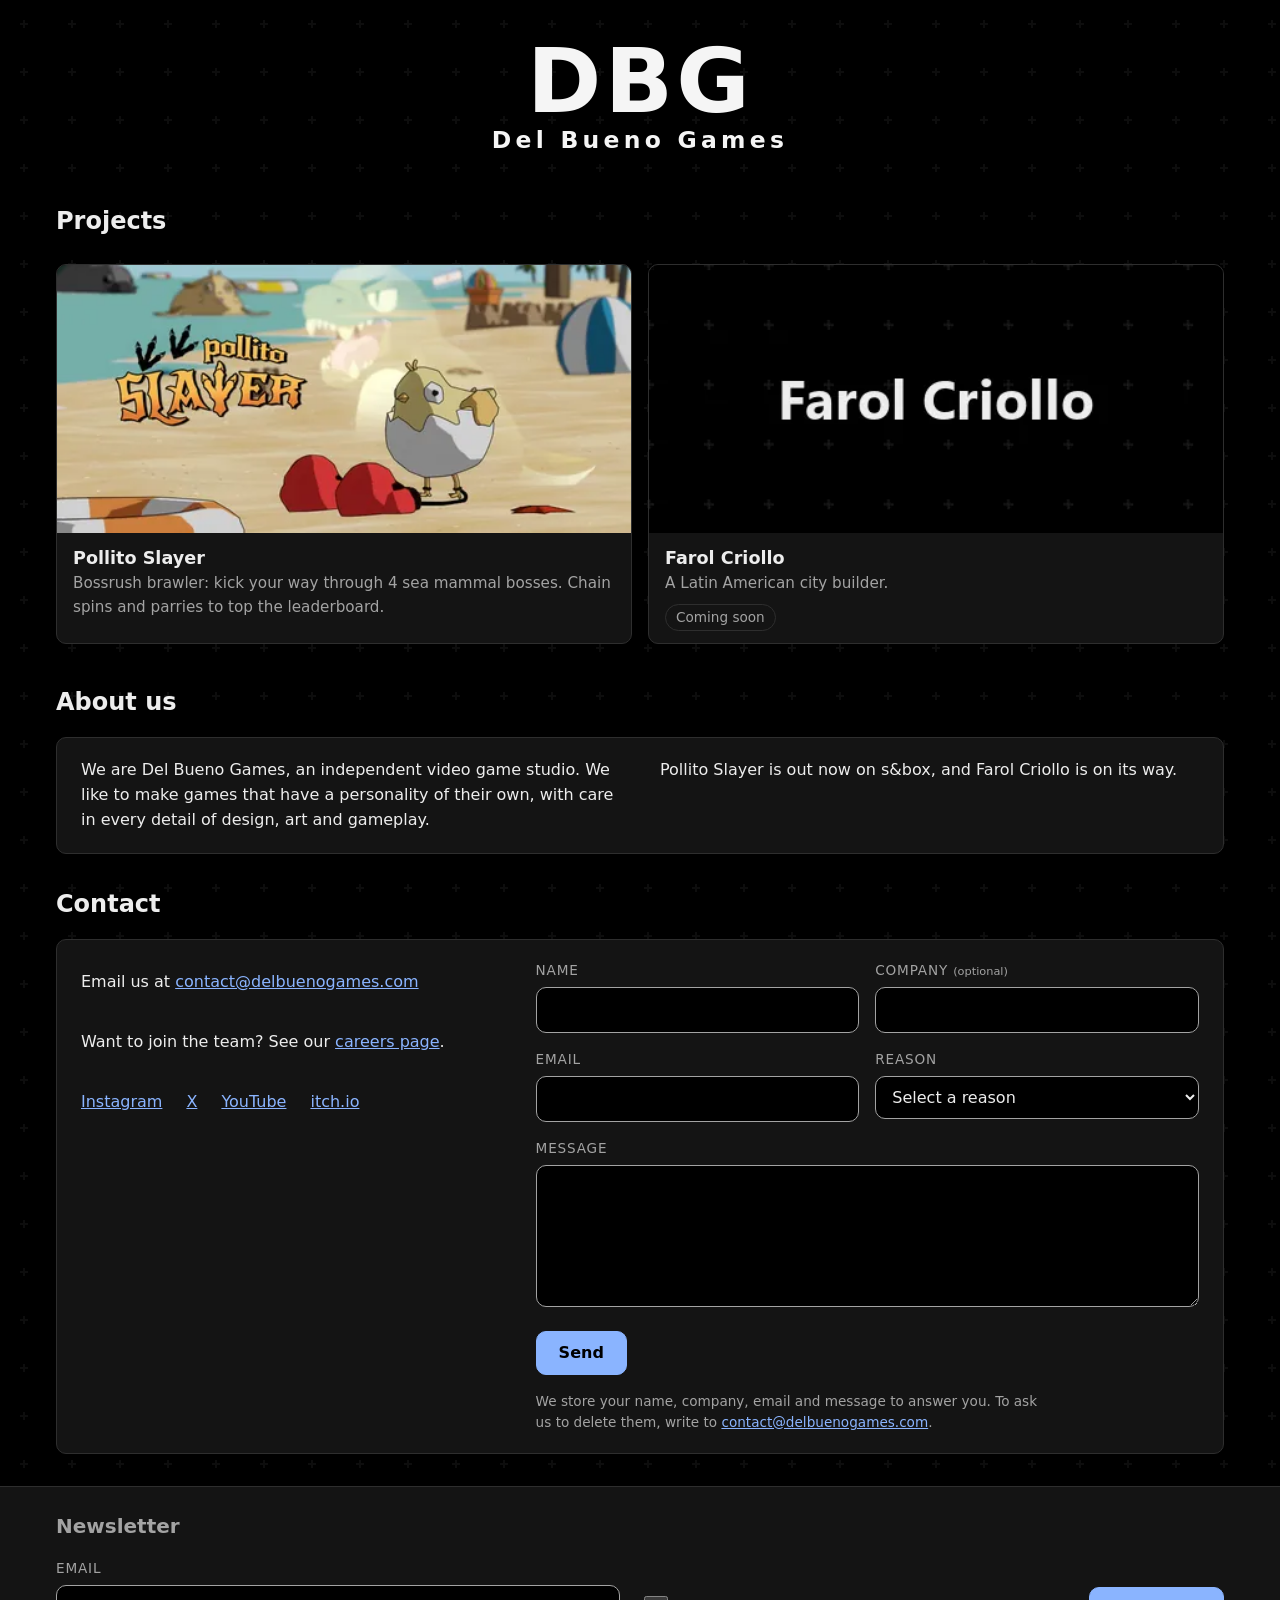
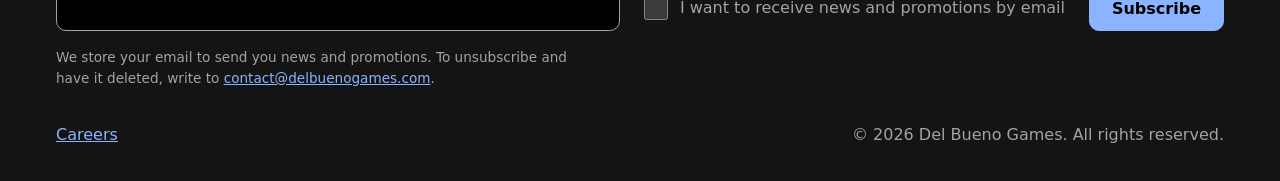
<file: index.html>
<!DOCTYPE html>
<html lang="en">
<head>
    <meta charset="utf-8">
    <meta name="viewport" content="width=device-width, initial-scale=1">
    <title>Del Bueno Games</title>
    <!-- Placeholder texts (head): page description for search results and shared links. Update it together with the placeholder block in <body>. -->
    <meta name="description" content="Del Bueno Games (DBG) is an independent video game studio. Explore our projects, learn who we are and get in touch.">
    <meta property="og:description" content="Independent video game studio. Projects, team and contact.">
    <meta name="theme-color" content="#000000">
    <!-- The favicon and og.png repeat the brand mark: replace them together with assets/img/brand.svg. -->
    <link rel="icon" href="assets/img/favicon.svg" type="image/svg+xml">
    <link rel="canonical" href="https://delbuenogames.com/">
    <meta property="og:type" content="website">
    <meta property="og:title" content="Del Bueno Games">
    <meta property="og:url" content="https://delbuenogames.com/">
    <meta property="og:image" content="https://delbuenogames.com/assets/img/og.png">
    <meta property="og:image:width" content="1200">
    <meta property="og:image:height" content="630">
    <meta property="og:image:alt" content="DBG, Del Bueno Games">
    <meta property="og:locale" content="en_US">
    <meta name="twitter:card" content="summary_large_image">
    <link rel="stylesheet" href="assets/css/style.css">
    <script src="assets/js/catalog.js" defer></script>
    <script src="assets/js/contact.js" defer></script>
</head>
<body>
    <header class="site-header">
        <h1 class="brand"><img src="assets/img/brand.svg" alt="DBG, Del Bueno Games" width="600" height="260"></h1>
    </header>
    <main class="container">
        <section id="projects" class="section" aria-labelledby="projects-title">
            <h2 id="projects-title">Projects</h2>
            <div class="catalog-wrap">
                <!-- Projects: one <li> per project, in display order. A project without a public page uses <div class="card"> with the "Coming soon" tag instead of a link. Farol Criollo's line is a placeholder. A project that falls outside the first screen takes loading="lazy" on its image. -->
                <ul class="catalog" tabindex="0" aria-label="Projects">
                    <li>
                        <a class="card" href="https://sbox.game/dbg/pollito_slayer" rel="noopener">
                            <img src="assets/img/projects/pollito-slayer.webp" alt="" width="460" height="215" decoding="async">
                            <span class="card-name">Pollito Slayer</span>
                            <span class="card-line">Bossrush brawler: kick your way through 4 sea mammal bosses. Chain spins and parries to top the leaderboard.</span>
                        </a>
                    </li>
                    <li>
                        <div class="card">
                            <img src="assets/img/projects/farol-criollo.webp" alt="" width="460" height="215" decoding="async">
                            <span class="card-name">Farol Criollo</span>
                            <span class="card-line">A Latin American city builder.</span>
                            <span class="card-tag">Coming soon</span>
                        </div>
                    </li>
                </ul>
            </div>
        </section>
        <!-- Placeholder texts: start. The page description lives in <head>, under "Placeholder texts (head)". -->
        <section id="about" class="section" aria-labelledby="about-title">
            <h2 id="about-title">About us</h2>
            <div class="panel panel-about">
                <p>We are Del Bueno Games, an independent video game studio. We like to make games that have a personality of their own, with care in every detail of design, art and gameplay.</p>
                <p>Pollito Slayer is out now on s&amp;box, and Farol Criollo is on its way.</p>
            </div>
        </section>
        <section id="contact" class="section" aria-labelledby="contact-title">
            <h2 id="contact-title">Contact</h2>
            <div class="panel panel-contact">
                <p>Email us at <a href="mailto:contact@delbuenogames.com">contact@delbuenogames.com</a></p>
                <!-- The script address lives only in the action attributes of the forms (here and in the footer; careers/index.html has its own); the guide in Contact-Script/README.md says where it comes from. -->
                <form class="contact-form" action="https://script.google.com/macros/s/AKfycbwpDi107hpgzn3h32MG_jerOkLigRV9ItebDQZ9Th3B-QbZqj8rZuU2F3XIpagCHj1gHg/exec" method="post" accept-charset="utf-8">
                    <input type="hidden" name="form" value="contact">
                    <div class="form-grid">
                        <label class="field">
                            <span>Name</span>
                            <input type="text" name="name" required maxlength="100" autocomplete="name">
                        </label>
                        <label class="field">
                            <span>Company <small>(optional)</small></span>
                            <input type="text" name="company" maxlength="100" autocomplete="organization">
                        </label>
                        <label class="field">
                            <span>Email</span>
                            <input type="email" name="email" required maxlength="254" autocomplete="email" pattern="[^@\s]+@[^@\s]+\.[^@\s]+" title="An email address like name@example.com">
                        </label>
                        <label class="field">
                            <span>Reason</span>
                            <select name="reason" required>
                                <option value="" selected disabled>Select a reason</option>
                                <option value="Press">Press</option>
                                <option value="Publishing">Publishing</option>
                                <option value="Collaboration">Collaboration</option>
                                <option value="Other">Other</option>
                            </select>
                        </label>
                    </div>
                    <label class="field">
                        <span>Message</span>
                        <textarea name="message" rows="5" required maxlength="4000"></textarea>
                    </label>
                    <div class="contact-trap" aria-hidden="true">
                        <label>Leave this field empty
                            <input type="text" name="website" tabindex="-1" autocomplete="off">
                        </label>
                    </div>
                    <button type="submit" class="btn-submit">Send</button>
                    <div class="contact-status" role="status" aria-live="polite">
                        <p data-state="sending" hidden>Sending your message…</p>
                        <p data-state="sent" hidden>Thanks! Your message was sent. We'll get back to you soon.</p>
                        <p data-state="error" hidden>We couldn't send your message. Please email us at <a href="mailto:contact@delbuenogames.com">contact@delbuenogames.com</a>.</p>
                    </div>
                    <p class="form-note">We store your name, company, email and message to answer you. To ask us to delete them, write to <a href="mailto:contact@delbuenogames.com">contact@delbuenogames.com</a>.</p>
                </form>
                <p>Want to join the team? See our <a href="/careers/">careers page</a>.</p>
                <ul class="socials">
                    <li><a href="https://www.instagram.com/" rel="noopener">Instagram</a></li>
                    <li><a href="https://x.com/" rel="noopener">X</a></li>
                    <li><a href="https://www.youtube.com/" rel="noopener">YouTube</a></li>
                    <li><a href="https://itch.io/" rel="noopener">itch.io</a></li>
                </ul>
            </div>
        </section>
        <!-- Placeholder texts: end -->
    </main>
    <footer class="site-footer">
        <section class="newsletter" aria-labelledby="newsletter-title">
            <h2 id="newsletter-title">Newsletter</h2>
            <form class="contact-form" action="https://script.google.com/macros/s/AKfycbwpDi107hpgzn3h32MG_jerOkLigRV9ItebDQZ9Th3B-QbZqj8rZuU2F3XIpagCHj1gHg/exec" method="post" accept-charset="utf-8">
                <input type="hidden" name="form" value="newsletter">
                <label class="field">
                    <span>Email</span>
                    <input type="email" name="email" required maxlength="254" autocomplete="email" pattern="[^@\s]+@[^@\s]+\.[^@\s]+" title="An email address like name@example.com">
                </label>
                <label class="check">
                    <input type="checkbox" name="consent" value="yes" required>
                    <span>I want to receive news and promotions by email</span>
                </label>
                <div class="contact-trap" aria-hidden="true">
                    <label>Leave this field empty
                        <input type="text" name="website" tabindex="-1" autocomplete="off">
                    </label>
                </div>
                <button type="submit" class="btn-submit">Subscribe</button>
                <div class="contact-status" role="status" aria-live="polite">
                    <p data-state="sending" hidden>Subscribing…</p>
                    <p data-state="sent" hidden>You're subscribed. Thanks for joining!</p>
                    <p data-state="error" hidden>We couldn't subscribe you. Please email us at <a href="mailto:contact@delbuenogames.com">contact@delbuenogames.com</a>.</p>
                </div>
                <p class="form-note">We store your email to send you news and promotions. To unsubscribe and have it deleted, write to <a href="mailto:contact@delbuenogames.com">contact@delbuenogames.com</a>.</p>
            </form>
        </section>
        <p class="footer-links"><a href="/careers/">Careers</a></p>
        <p>&copy; 2026 Del Bueno Games. All rights reserved.</p>
    </footer>
</body>
</html>
</file>
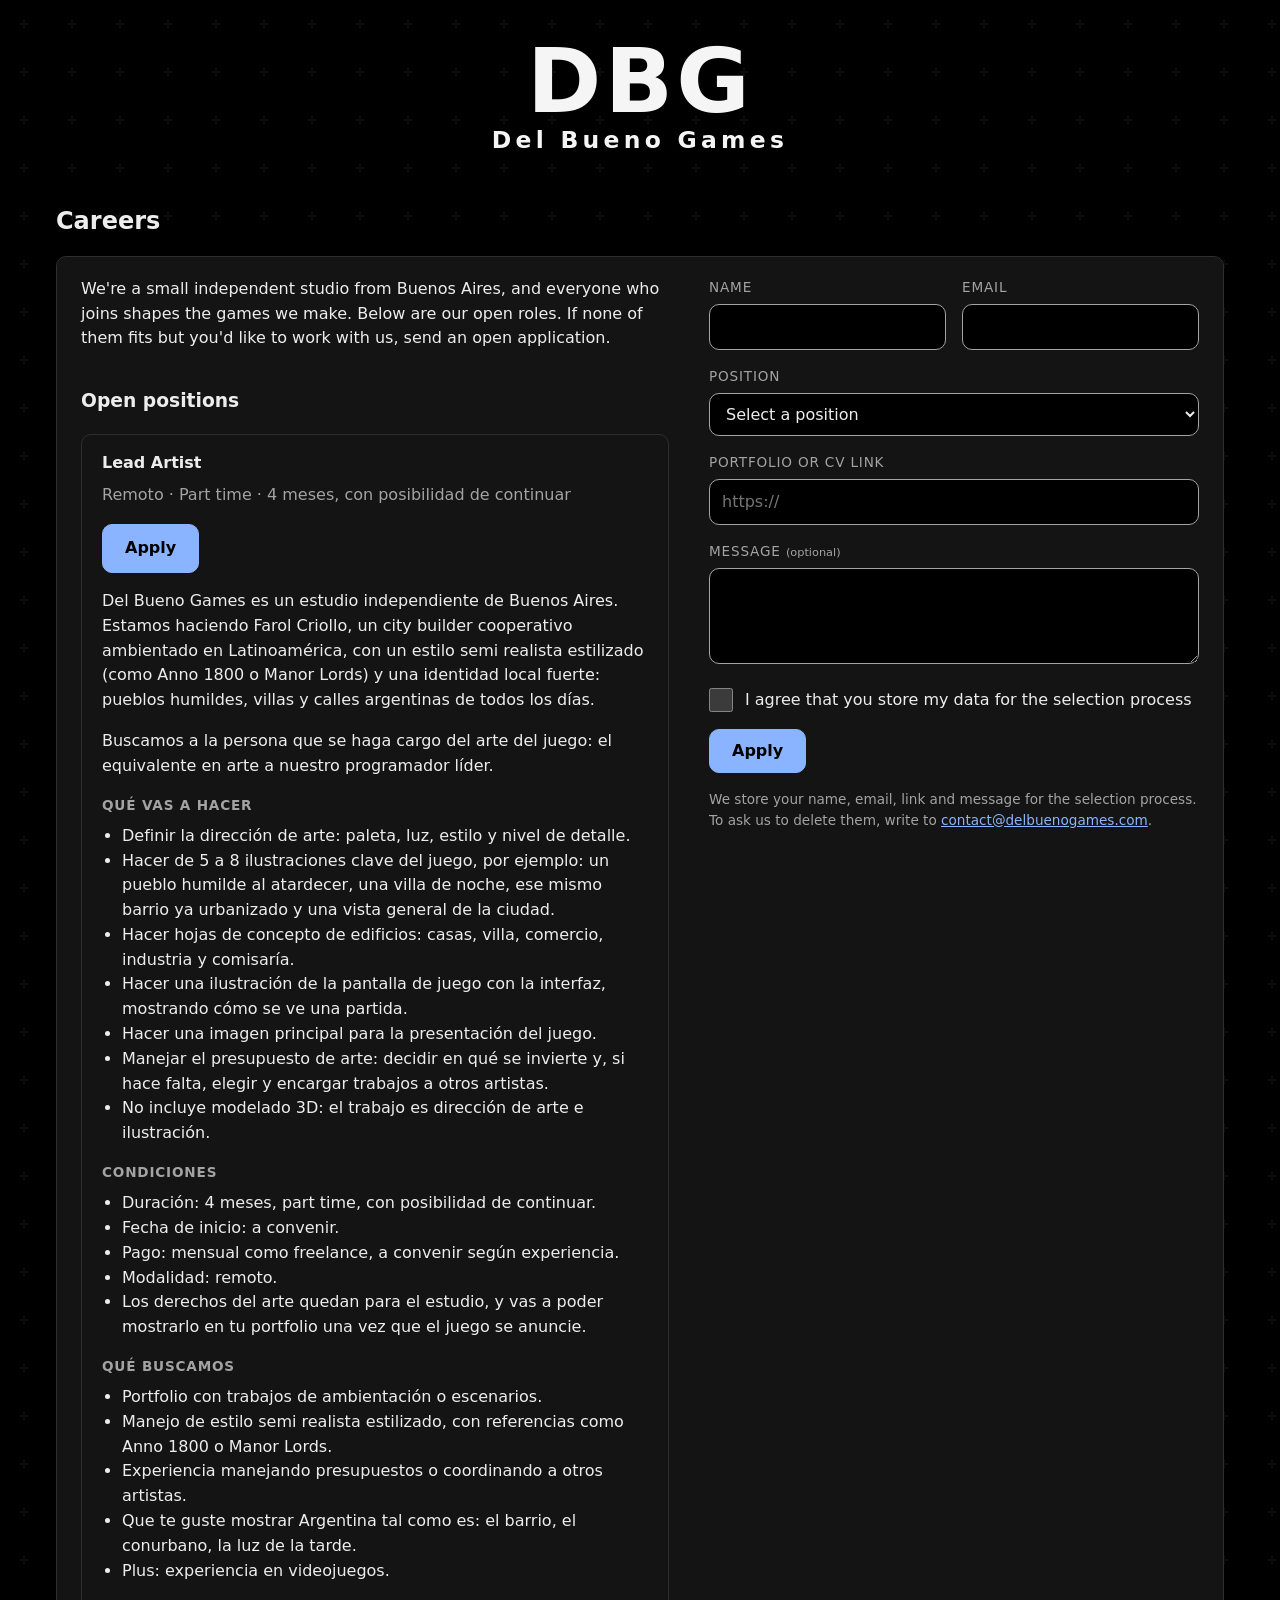
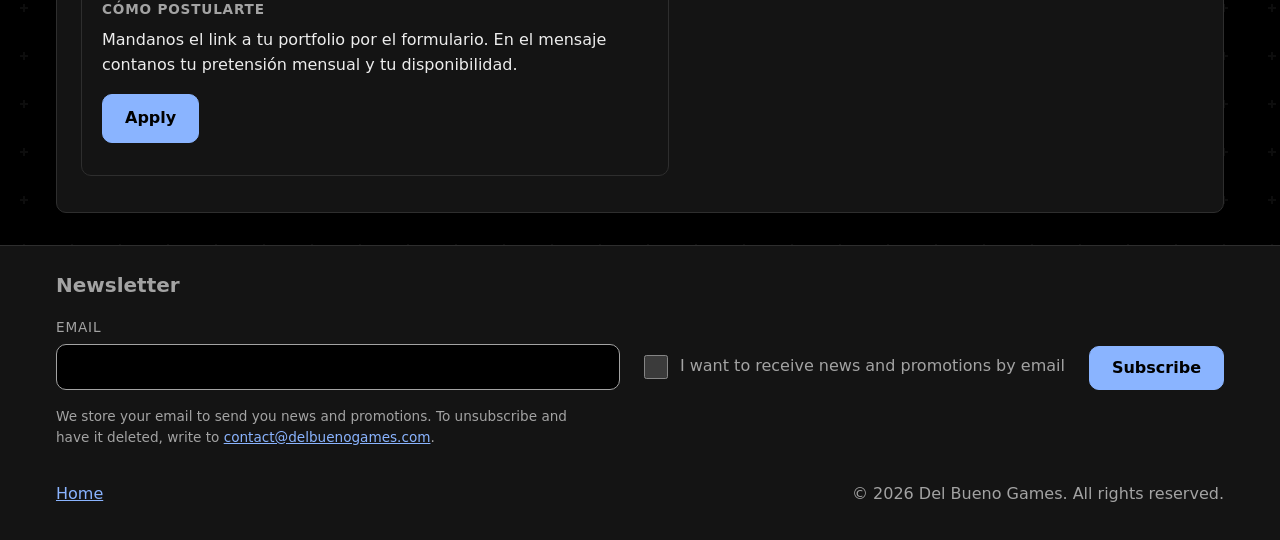
<file: careers/index.html>
<!DOCTYPE html>
<html lang="en">
<head>
    <meta charset="utf-8">
    <meta name="viewport" content="width=device-width, initial-scale=1">
    <title>Careers | Del Bueno Games</title>
    <meta name="description" content="Join Del Bueno Games, an independent video game studio. Send us your application with a link to your portfolio or CV.">
    <meta name="theme-color" content="#000000">
    <link rel="icon" href="../assets/img/favicon.svg" type="image/svg+xml">
    <link rel="canonical" href="https://delbuenogames.com/careers/">
    <link rel="stylesheet" href="../assets/css/style.css">
    <script src="../assets/js/contact.js" defer></script>
    <script src="../assets/js/careers.js" defer></script>
</head>
<body>
    <header class="site-header">
        <h1 class="brand"><a href="/"><img src="../assets/img/brand.svg" alt="DBG, Del Bueno Games" width="600" height="260"></a></h1>
    </header>
    <main class="container">
        <section id="careers" class="section" aria-labelledby="careers-title">
            <h2 id="careers-title">Careers</h2>
            <div class="panel panel-careers">
                <p>We're a small independent studio from Buenos Aires, and everyone who joins shapes the games we make. Below are our open roles. If none of them fits but you'd like to work with us, send an open application.</p>
                <div class="jobs">
                    <h3>Open positions</h3>
                    <!-- One block per position. To add one: copy a block, change the h4 title (the position name: the Apply buttons and the form select read it from there) and the texts, and add an option with the same name to the select below. To close one, delete the block and its option. -->
                    <article class="job" lang="es">
                        <h4>Lead Artist</h4>
                        <p class="job-meta">Remoto · Part time · 4 meses, con posibilidad de continuar</p>
                        <a class="btn-apply" href="#apply" lang="en">Apply</a>
                        <p>Del Bueno Games es un estudio independiente de Buenos Aires. Estamos haciendo Farol Criollo, un city builder cooperativo ambientado en Latinoamérica, con un estilo semi realista estilizado (como Anno 1800 o Manor Lords) y una identidad local fuerte: pueblos humildes, villas y calles argentinas de todos los días.</p>
                        <p>Buscamos a la persona que se haga cargo del arte del juego: el equivalente en arte a nuestro programador líder.</p>
                        <h5>Qué vas a hacer</h5>
                        <ul>
                            <li>Definir la dirección de arte: paleta, luz, estilo y nivel de detalle.</li>
                            <li>Hacer de 5 a 8 ilustraciones clave del juego, por ejemplo: un pueblo humilde al atardecer, una villa de noche, ese mismo barrio ya urbanizado y una vista general de la ciudad.</li>
                            <li>Hacer hojas de concepto de edificios: casas, villa, comercio, industria y comisaría.</li>
                            <li>Hacer una ilustración de la pantalla de juego con la interfaz, mostrando cómo se ve una partida.</li>
                            <li>Hacer una imagen principal para la presentación del juego.</li>
                            <li>Manejar el presupuesto de arte: decidir en qué se invierte y, si hace falta, elegir y encargar trabajos a otros artistas.</li>
                            <li>No incluye modelado 3D: el trabajo es dirección de arte e ilustración.</li>
                        </ul>
                        <h5>Condiciones</h5>
                        <ul>
                            <li>Duración: 4 meses, part time, con posibilidad de continuar.</li>
                            <li>Fecha de inicio: a convenir.</li>
                            <li>Pago: mensual como freelance, a convenir según experiencia.</li>
                            <li>Modalidad: remoto.</li>
                            <li>Los derechos del arte quedan para el estudio, y vas a poder mostrarlo en tu portfolio una vez que el juego se anuncie.</li>
                        </ul>
                        <h5>Qué buscamos</h5>
                        <ul>
                            <li>Portfolio con trabajos de ambientación o escenarios.</li>
                            <li>Manejo de estilo semi realista estilizado, con referencias como Anno 1800 o Manor Lords.</li>
                            <li>Experiencia manejando presupuestos o coordinando a otros artistas.</li>
                            <li>Que te guste mostrar Argentina tal como es: el barrio, el conurbano, la luz de la tarde.</li>
                            <li>Plus: experiencia en videojuegos.</li>
                        </ul>
                        <h5>Cómo postularte</h5>
                        <p>Mandanos el link a tu portfolio por el formulario. En el mensaje contanos tu pretensión mensual y tu disponibilidad.</p>
                        <a class="btn-apply" href="#apply" lang="en">Apply</a>
                    </article>
                </div>
                <form id="apply" class="contact-form" action="https://script.google.com/macros/s/AKfycbwpDi107hpgzn3h32MG_jerOkLigRV9ItebDQZ9Th3B-QbZqj8rZuU2F3XIpagCHj1gHg/exec" method="post" accept-charset="utf-8">
                    <input type="hidden" name="form" value="careers">
                    <div class="form-grid">
                        <label class="field">
                            <span>Name</span>
                            <input type="text" name="name" required maxlength="100" autocomplete="name">
                        </label>
                        <label class="field">
                            <span>Email</span>
                            <input type="email" name="email" required maxlength="254" autocomplete="email" pattern="[^@\s]+@[^@\s]+\.[^@\s]+" title="An email address like name@example.com">
                        </label>
                    </div>
                    <label class="field">
                        <span>Position</span>
                        <!-- Keep one option per position block above (same name). Without JavaScript this list is used as is; with it, careers.js adds any missing one and warns in the console. The script that receives the form does not know the list. -->
                        <select name="position" required>
                            <option value="" selected disabled>Select a position</option>
                            <option value="Lead Artist">Lead Artist</option>
                            <option value="Open application" data-general>Open application</option>
                        </select>
                    </label>
                    <label class="field">
                        <span>Portfolio or CV link</span>
                        <input type="url" name="link" required maxlength="500" autocomplete="url" placeholder="https://">
                    </label>
                    <label class="field">
                        <span>Message <small>(optional)</small></span>
                        <textarea name="message" rows="5" maxlength="4000"></textarea>
                    </label>
                    <label class="check">
                        <input type="checkbox" name="consent" value="yes" required>
                        <span>I agree that you store my data for the selection process</span>
                    </label>
                    <div class="contact-trap" aria-hidden="true">
                        <label>Leave this field empty
                            <input type="text" name="website" tabindex="-1" autocomplete="off">
                        </label>
                    </div>
                    <button type="submit" class="btn-submit">Apply</button>
                    <div class="contact-status" role="status" aria-live="polite">
                        <p data-state="sending" hidden>Sending your application…</p>
                        <p data-state="sent" hidden>Thanks! Your application was sent. We'll be in touch if there is a fit.</p>
                        <p data-state="error" hidden>We couldn't send your application. Please email us at <a href="mailto:contact@delbuenogames.com">contact@delbuenogames.com</a>.</p>
                    </div>
                    <p class="form-note">We store your name, email, link and message for the selection process. To ask us to delete them, write to <a href="mailto:contact@delbuenogames.com">contact@delbuenogames.com</a>.</p>
                </form>
            </div>
        </section>
    </main>
    <footer class="site-footer">
        <section class="newsletter" aria-labelledby="newsletter-title">
            <h2 id="newsletter-title">Newsletter</h2>
            <form class="contact-form" action="https://script.google.com/macros/s/AKfycbwpDi107hpgzn3h32MG_jerOkLigRV9ItebDQZ9Th3B-QbZqj8rZuU2F3XIpagCHj1gHg/exec" method="post" accept-charset="utf-8">
                <input type="hidden" name="form" value="newsletter">
                <label class="field">
                    <span>Email</span>
                    <input type="email" name="email" required maxlength="254" autocomplete="email" pattern="[^@\s]+@[^@\s]+\.[^@\s]+" title="An email address like name@example.com">
                </label>
                <label class="check">
                    <input type="checkbox" name="consent" value="yes" required>
                    <span>I want to receive news and promotions by email</span>
                </label>
                <div class="contact-trap" aria-hidden="true">
                    <label>Leave this field empty
                        <input type="text" name="website" tabindex="-1" autocomplete="off">
                    </label>
                </div>
                <button type="submit" class="btn-submit">Subscribe</button>
                <div class="contact-status" role="status" aria-live="polite">
                    <p data-state="sending" hidden>Subscribing…</p>
                    <p data-state="sent" hidden>You're subscribed. Thanks for joining!</p>
                    <p data-state="error" hidden>We couldn't subscribe you. Please email us at <a href="mailto:contact@delbuenogames.com">contact@delbuenogames.com</a>.</p>
                </div>
                <p class="form-note">We store your email to send you news and promotions. To unsubscribe and have it deleted, write to <a href="mailto:contact@delbuenogames.com">contact@delbuenogames.com</a>.</p>
            </form>
        </section>
        <p class="footer-links"><a href="/">Home</a></p>
        <p>&copy; 2026 Del Bueno Games. All rights reserved.</p>
    </footer>
</body>
</html>
</file>
<file: assets/css/style.css>
:root
{
    --bg: #000;
    --pattern: #0d0d0d;
    --bg-card: #141414;
    --border: #2e2e2e;
    --text: #ededed;
    --text-muted: #a3a3a3;
    --link: #8ab4ff;
    --scrollbar: #3a3a3a;
    --radius: 10px;
    --card-width: min(80vw, 460px);
    --container: 1200px;
    color-scheme: dark;
    --font-sans: system-ui, -apple-system, "Segoe UI", Roboto, Arial, sans-serif;
}

*
{
    box-sizing: border-box;
}

html
{
    background: var(--bg);
}

body
{
    margin: 0;
    background-color: var(--bg);
    background-image: url("data:image/svg+xml,%3Csvg xmlns='http://www.w3.org/2000/svg' width='48' height='48' shape-rendering='crispEdges'%3E%3Cpath fill='%230d0d0d' d='M23 20h2v8h-2zM20 23h8v2h-8z'/%3E%3C/svg%3E");
    background-size: 48px 48px;
    color: var(--text);
    font-family: var(--font-sans);
    font-size: 16px;
    line-height: 1.55;
}

img
{
    display: block;
    max-width: 100%;
}

a
{
    color: var(--link);
}

a:focus-visible,
.catalog:focus-visible,
.catalog-arrow:focus-visible,
.field input:focus-visible,
.field textarea:focus-visible,
.field select:focus-visible,
.check input:focus-visible,
.btn-submit:focus-visible
{
    outline: 3px solid var(--link);
    outline-offset: 3px;
}

.site-header
{
    padding: 1.5rem 1rem 0.5rem;
    text-align: center;
}

.brand
{
    margin: 0;
}

.brand img
{
    width: min(100%, 320px);
    height: auto;
    margin: 0 auto;
}

.container
{
    max-width: var(--container);
    margin: 0 auto;
    padding: 0 1rem;
}

.section
{
    margin: 2rem 0;
}

h2
{
    margin: 0 0 1rem;
    font-size: 1.5rem;
}

.catalog-wrap
{
    position: relative;
}

.catalog
{
    display: flex;
    gap: 1rem;
    margin: 0;
    padding: 0.5rem;
    list-style: none;
    overflow-x: auto;
    overscroll-behavior-x: contain;
    scroll-snap-type: x mandatory;
    scroll-padding-inline: 0.5rem;
    scrollbar-color: var(--scrollbar) transparent;
}

.catalog > li
{
    display: flex;
    flex: 1 0 var(--card-width);
    scroll-snap-align: start;
}

.card
{
    display: flex;
    flex-direction: column;
    width: 100%;
    padding-bottom: 0.75rem;
    background: var(--bg-card);
    border: 1px solid var(--border);
    border-radius: var(--radius);
    overflow: hidden;
    color: var(--text);
    text-decoration: none;
}

a.card:hover
{
    border-color: var(--text-muted);
}

.card img
{
    width: 100%;
    height: auto;
    aspect-ratio: 460 / 215;
}

.card-name
{
    padding: 0.75rem 1rem 0;
    font-weight: 600;
    font-size: 1.1rem;
}

.card-line
{
    padding: 0 1rem;
    max-width: 60ch;
    color: var(--text-muted);
    font-size: 0.95rem;
}

.card-tag
{
    align-self: flex-start;
    margin: 0.5rem 1rem 0;
    padding: 0.125rem 0.625rem;
    border: 1px solid var(--border);
    border-radius: 999px;
    color: var(--text-muted);
    font-size: 0.85rem;
}

.catalog-arrow
{
    position: absolute;
    /* Centered on the capsule image, so the arrow never covers a card title. */
    top: calc(0.5rem + var(--card-width) * 215 / 920 - 22px);
    width: 44px;
    height: 44px;
    padding: 0;
    background: var(--bg);
    border: 1px solid var(--text-muted);
    border-radius: 50%;
    color: var(--text);
    font-size: 1.5rem;
    line-height: 1;
    cursor: pointer;
}

.catalog-arrow:disabled
{
    visibility: hidden;
}

.catalog-arrow-prev
{
    left: 0.5rem;
}

.catalog-arrow-next
{
    right: 0.5rem;
}

.panel
{
    padding: 1.25rem 1.5rem;
    background: var(--bg-card);
    border: 1px solid var(--border);
    border-radius: var(--radius);
}

.panel p
{
    margin: 0 0 1rem;
    max-width: 60ch;
}

.panel p:last-child
{
    margin-bottom: 0;
}

.socials
{
    display: flex;
    flex-wrap: wrap;
    gap: 0.5rem 1.5rem;
    margin: 0;
    padding: 0;
    list-style: none;
}

.socials a,
.panel p a
{
    display: inline-block;
    min-height: 44px;
    line-height: 44px;
}

.contact-form
{
    max-width: 620px;
    margin: 0 0 1rem;
}

/* Name and email are short, so they share a row; the message takes the full width. */
.form-grid
{
    display: grid;
    grid-template-columns: 1fr 1fr;
    gap: 0 1rem;
}

.field
{
    display: block;
    min-width: 0;
    margin: 0 0 1rem;
}

.field > span
{
    display: block;
    margin: 0 0 0.375rem;
    color: var(--text-muted);
    font-size: 0.85rem;
    letter-spacing: 0.06em;
    text-transform: uppercase;
}

.field input,
.field select,
.field textarea
{
    width: 100%;
    padding: 0.625rem 0.75rem;
    background: var(--bg);
    border: 1px solid var(--text-muted);
    border-radius: var(--radius);
    color: var(--text);
    font-family: var(--font-sans);
    font-size: 1rem;
    line-height: 1.5;
}

.field small
{
    text-transform: none;
    letter-spacing: 0;
}

.field select
{
    appearance: auto;
}

.check
{
    display: flex;
    align-items: flex-start;
    gap: 0.75rem;
    margin: 0 0 1rem;
}

.check input
{
    flex: none;
    width: 1.5rem;
    height: 1.5rem;
    margin: 0;
    accent-color: var(--link);
}

.form-note
{
    margin: 1rem 0 0;
    max-width: 60ch;
    color: var(--text-muted);
    font-size: 0.85rem;
}

.panel .form-note a,
.site-footer .form-note a
{
    display: inline;
    min-height: 0;
    line-height: inherit;
}

.field textarea
{
    min-height: 7.5rem;
    resize: vertical;
}

.btn-submit
{
    padding: 0.6875rem 1.375rem;
    min-height: 44px;
    background: var(--link);
    border: 1px solid var(--link);
    border-radius: var(--radius);
    color: #000;
    font-family: var(--font-sans);
    font-size: 1rem;
    font-weight: 600;
    cursor: pointer;
}

.jobs
{
    margin: 0 0 1.5rem;
}

.job
{
    max-width: 620px;
    margin: 0 0 1rem;
    padding: 1rem 1.25rem;
    border: 1px solid var(--border);
    border-radius: var(--radius);
}

.job h3,
.job h4,
.job h5
{
    margin: 0 0 0.5rem;
}

.job h5
{
    color: var(--text-muted);
    font-size: 0.85rem;
    letter-spacing: 0.06em;
    text-transform: uppercase;
}

.job-meta
{
    color: var(--text-muted);
}

.job ul
{
    margin: 0 0 1rem;
    padding-left: 1.25rem;
    max-width: 60ch;
}

.btn-apply
{
    display: inline-block;
    margin: 0 0 1rem;
    padding: 0.6875rem 1.375rem;
    min-height: 44px;
    box-sizing: border-box;
    background: var(--link);
    border: 1px solid var(--link);
    border-radius: var(--radius);
    color: #000;
    font-weight: 600;
    text-decoration: none;
}

.btn-submit:disabled
{
    opacity: 0.65;
    cursor: default;
}

/* Off-screen instead of display:none: some bots skip fields hidden with display, and then they would not fall for the trap. */
.contact-trap
{
    position: absolute;
    left: -10000px;
    width: 1px;
    height: 1px;
    overflow: hidden;
}

.contact-status
{
    margin-top: 1rem;
}

.site-footer
{
    margin-top: 2rem;
    padding: 1.5rem 1rem;
    background: var(--bg-card);
    border-top: 1px solid var(--border);
    color: var(--text-muted);
    text-align: center;
}

.site-footer p
{
    margin: 0;
}

.site-footer h2
{
    font-size: 1.25rem;
}

.newsletter
{
    max-width: 420px;
    margin: 0 auto 1.5rem;
    text-align: left;
}

.footer-links
{
    margin-bottom: 0.5rem;
}

.footer-links a
{
    display: inline-block;
    min-height: 44px;
    line-height: 44px;
}

@media (max-width: 600px)
{
    .form-grid
    {
        grid-template-columns: 1fr;
    }
}

@media (min-width: 1024px)
{
    .catalog
    {
        margin-inline: -0.5rem;
    }

    .panel-about
    {
        display: grid;
        grid-template-columns: 1fr 1fr;
        column-gap: 2.5rem;
    }

    .panel-about p
    {
        margin: 0;
    }

    .panel-contact
    {
        display: grid;
        grid-template-columns: minmax(0, 1fr) minmax(0, 1.6fr);
        grid-template-rows: auto auto auto 1fr;
        column-gap: 2.5rem;
    }

    .panel-contact > p,
    .panel-contact > .socials
    {
        grid-column: 1;
    }

    .panel-contact .contact-form
    {
        grid-column: 2;
        grid-row: 1 / -1;
        max-width: none;
        margin: 0;
    }

    .panel-careers
    {
        display: grid;
        grid-template-columns: minmax(0, 1.2fr) minmax(0, 1fr);
        grid-template-rows: auto 1fr;
        column-gap: 2.5rem;
    }

    .panel-careers > p,
    .panel-careers > .jobs
    {
        grid-column: 1;
    }

    .panel-careers .contact-form
    {
        grid-column: 2;
        grid-row: 1 / -1;
        align-self: start;
        max-width: none;
        margin: 0;
        scroll-margin-top: 1rem;
    }

    .panel-careers .field textarea
    {
        min-height: 6rem;
        height: 6rem;
    }

    .panel-careers .jobs
    {
        margin-bottom: 0;
    }

    .job
    {
        max-width: none;
    }

    .site-footer
    {
        display: flex;
        flex-wrap: wrap;
        justify-content: space-between;
        align-items: center;
        text-align: left;
        padding-inline: max(1rem, calc((100% - var(--container)) / 2 + 1rem));
    }

    .newsletter
    {
        flex: 0 0 100%;
        max-width: none;
        margin: 0 0 1.5rem;
    }

    .newsletter .contact-form
    {
        display: grid;
        grid-template-columns: minmax(0, 1fr) auto auto;
        column-gap: 1.5rem;
        align-items: end;
        max-width: none;
        margin: 0;
    }

    .newsletter .field,
    .newsletter .check,
    .newsletter .btn-submit
    {
        margin-bottom: 0;
    }

    .newsletter .check
    {
        align-items: center;
        min-height: calc(1.5em + 1.25rem + 2px);
    }

    .newsletter .contact-status,
    .newsletter .form-note
    {
        grid-column: 1 / -1;
    }

    .footer-links
    {
        margin: 0;
    }
}

/* A sticky form taller than the window would keep its submit button out of reach. */
@media (min-width: 1024px) and (min-height: 590px)
{
    .panel-careers .contact-form
    {
        position: sticky;
        top: 1rem;
    }
}

/* Touch screens drag the row directly; arrows would only cover the cards. */
@media (hover: none)
{
    .catalog-arrow
    {
        display: none;
    }
}

@media (prefers-reduced-motion: reduce)
{
    *
    {
        scroll-behavior: auto !important;
        transition: none !important;
    }
}
</file>
